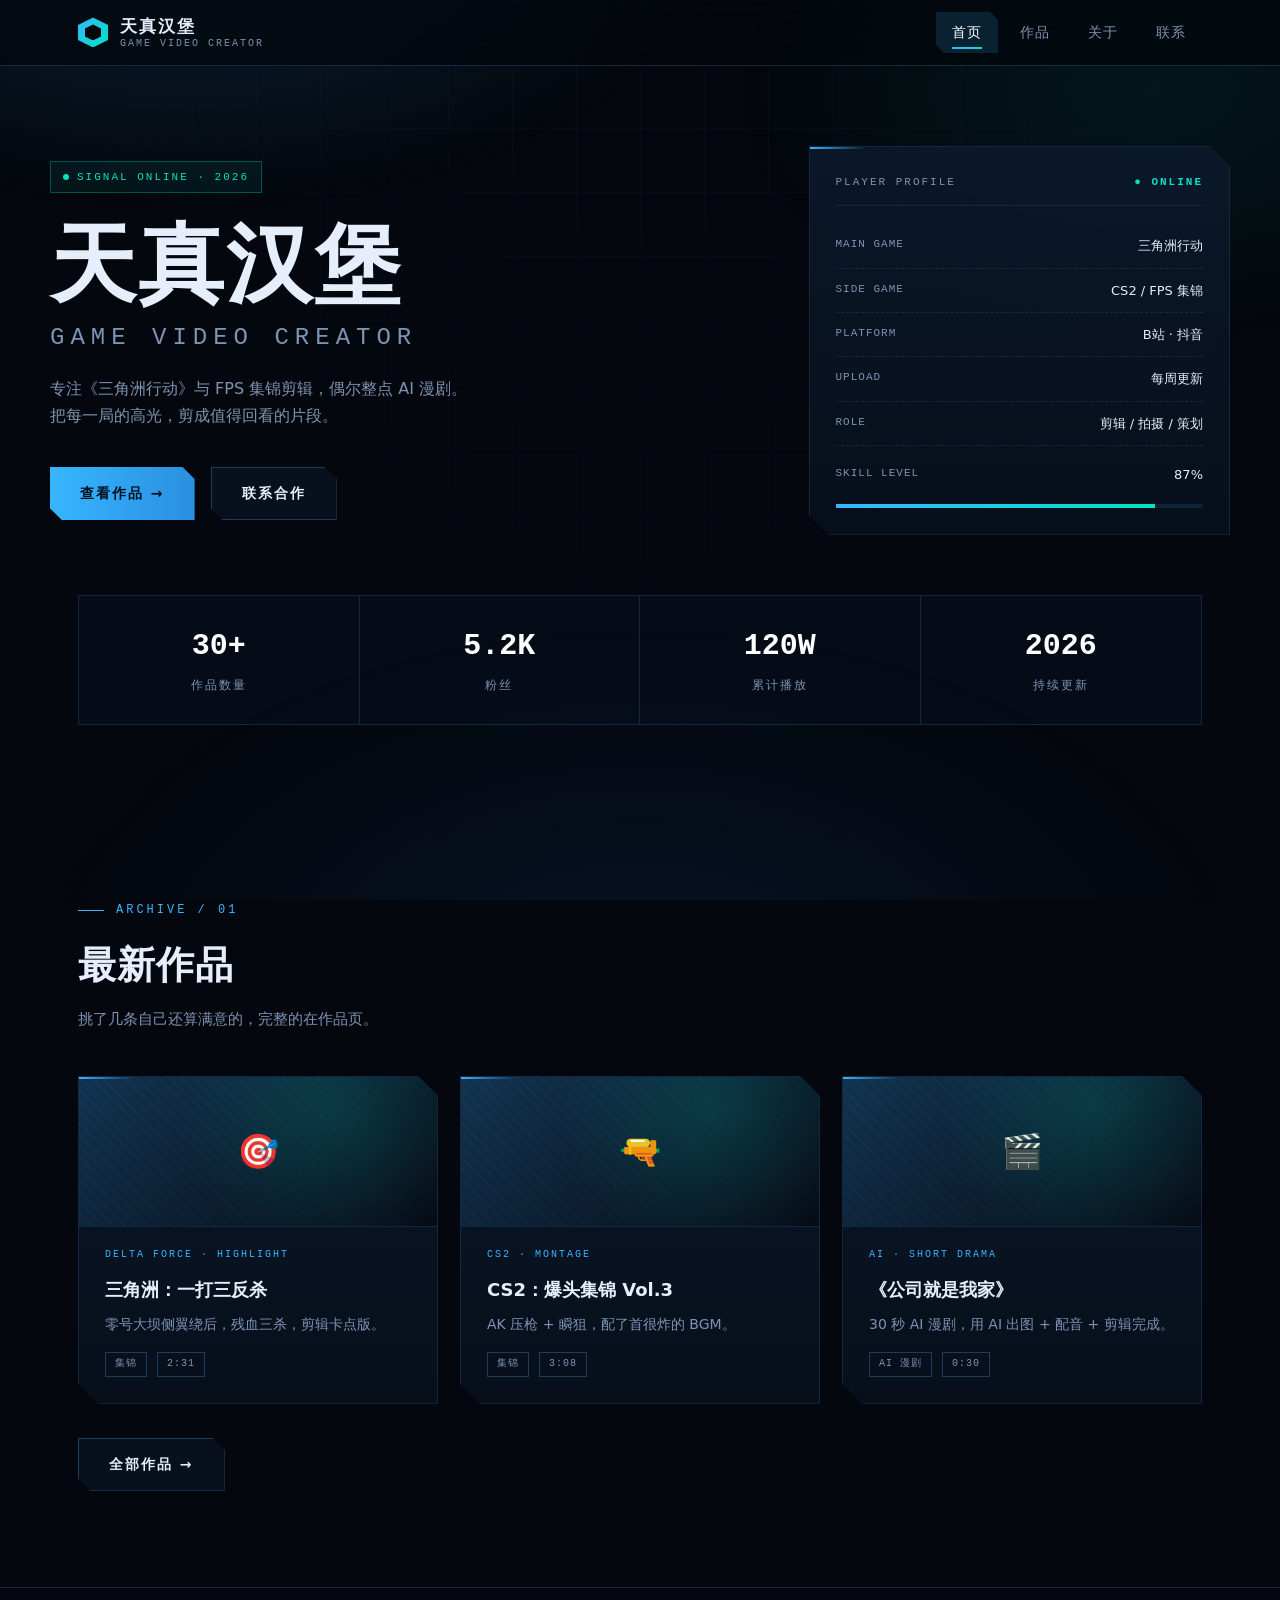
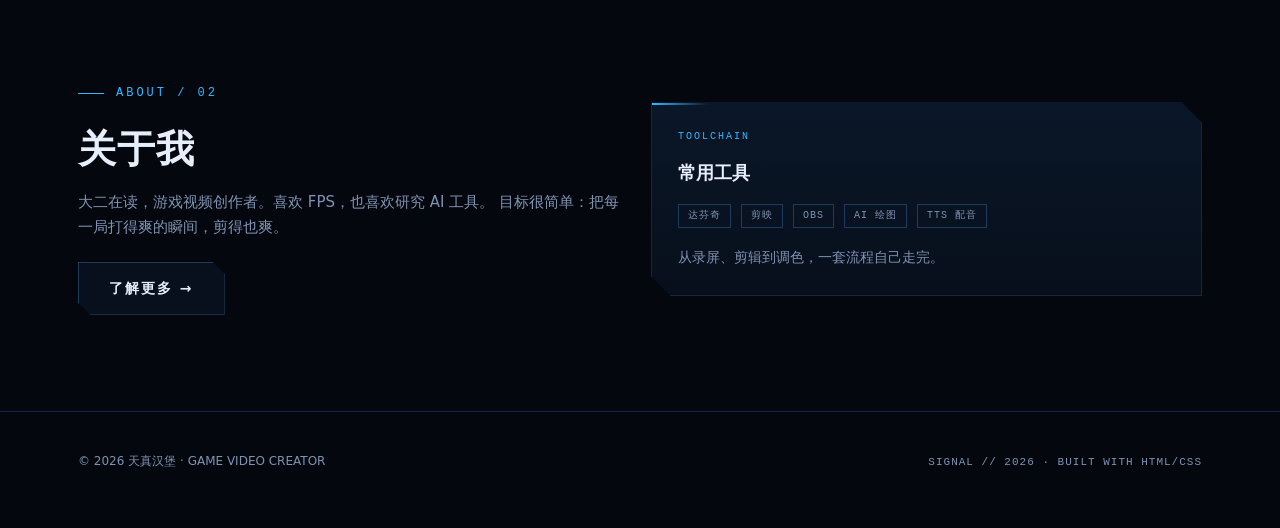
<file: index.html>
<!DOCTYPE html>
<html lang="zh-CN">
<head>
<meta charset="UTF-8">
<meta name="viewport" content="width=device-width, initial-scale=1.0">
<title>天真汉堡 · 游戏视频创作者</title>
<link rel="stylesheet" href="style.css">
</head>
<body>

<nav>
  <div class="wrap nav-in">
    <a class="brand" href="index.html">
      <span class="mark"></span>
      <span><b>天真汉堡</b><small>GAME VIDEO CREATOR</small></span>
    </a>
    <div class="links" id="links">
      <a href="index.html" class="on">首页</a>
      <a href="works.html">作品</a>
      <a href="about.html">关于</a>
      <a href="contact.html">联系</a>
    </div>
    <button class="menu-btn" id="menuBtn">☰</button>
  </div>
</nav>

<main>
  <!-- ================= HERO ================= -->
  <section class="hero wrap" style="padding-top:80px;padding-bottom:60px;min-height:auto">
    <div class="reveal">
      <div class="tag"><i></i>SIGNAL ONLINE · 2026</div>
      <h1>天真汉堡
        <span class="thin">GAME VIDEO CREATOR</span>
      </h1>
      <p class="lead">
        专注《三角洲行动》与 FPS 集锦剪辑，偶尔整点 AI 漫剧。<br>
        把每一局的高光，剪成值得回看的片段。
      </p>
      <div class="cta">
        <a class="btn btn-solid" href="works.html">查看作品 →</a>
        <a class="btn btn-ghost" href="contact.html">联系合作</a>
      </div>
    </div>

    <div class="panel hud reveal">
      <div class="hud-head"><span>PLAYER PROFILE</span><b>● ONLINE</b></div>
      <div class="row"><span>MAIN GAME</span><span>三角洲行动</span></div>
      <div class="row"><span>SIDE GAME</span><span>CS2 / FPS 集锦</span></div>
      <div class="row"><span>PLATFORM</span><span>B站 · 抖音</span></div>
      <div class="row"><span>UPLOAD</span><span>每周更新</span></div>
      <div class="row"><span>ROLE</span><span>剪辑 / 拍摄 / 策划</span></div>
      <div style="margin-top:18px">
        <div class="row" style="border:0;padding:0 0 8px"><span>SKILL LEVEL</span><span>87%</span></div>
        <div class="bar"><i style="width:87%"></i></div>
      </div>
    </div>
  </section>

  <!-- ================= 数据 ================= -->
  <section style="padding:0 0 80px">
    <div class="wrap">
      <div class="stats reveal">
        <div><b>30+</b><span>作品数量</span></div>
        <div><b>5.2K</b><span>粉丝</span></div>
        <div><b>120W</b><span>累计播放</span></div>
        <div><b>2026</b><span>持续更新</span></div>
      </div>
    </div>
  </section>

  <!-- ================= 最新作品 ================= -->
  <section>
    <div class="wrap">
      <div class="reveal">
        <div class="eyebrow">ARCHIVE / 01</div>
        <h2 class="sec">最新作品</h2>
        <p class="sec-sub">挑了几条自己还算满意的，完整的在作品页。</p>
      </div>
      <div class="grid g3">
        <div class="panel card reveal">
          <div class="thumb">🎯</div>
          <div class="k">DELTA FORCE · HIGHLIGHT</div>
          <h3>三角洲：一打三反杀</h3>
          <p>零号大坝侧翼绕后，残血三杀，剪辑卡点版。</p>
          <div class="meta"><span class="chip">集锦</span><span class="chip">2:31</span></div>
        </div>
        <div class="panel card reveal">
          <div class="thumb">🔫</div>
          <div class="k">CS2 · MONTAGE</div>
          <h3>CS2：爆头集锦 Vol.3</h3>
          <p>AK 压枪 + 瞬狙，配了首很炸的 BGM。</p>
          <div class="meta"><span class="chip">集锦</span><span class="chip">3:08</span></div>
        </div>
        <div class="panel card reveal">
          <div class="thumb">🎬</div>
          <div class="k">AI · SHORT DRAMA</div>
          <h3>《公司就是我家》</h3>
          <p>30 秒 AI 漫剧，用 AI 出图 + 配音 + 剪辑完成。</p>
          <div class="meta"><span class="chip">AI 漫剧</span><span class="chip">0:30</span></div>
        </div>
      </div>
      <div style="margin-top:34px" class="reveal">
        <a class="btn btn-ghost" href="works.html">全部作品 →</a>
      </div>
    </div>
  </section>

  <!-- ================= 简介 ================= -->
  <section style="border-top:1px solid var(--line)">
    <div class="wrap grid g2" style="align-items:center">
      <div class="reveal">
        <div class="eyebrow">ABOUT / 02</div>
        <h2 class="sec">关于我</h2>
        <p class="sec-sub" style="margin-bottom:22px">
          大二在读，游戏视频创作者。喜欢 FPS，也喜欢研究 AI 工具。
          目标很简单：把每一局打得爽的瞬间，剪得也爽。
        </p>
        <a class="btn btn-ghost" href="about.html">了解更多 →</a>
      </div>
      <div class="panel card reveal">
        <div class="k">TOOLCHAIN</div>
        <h3>常用工具</h3>
        <div class="meta" style="margin-top:16px">
          <span class="chip">达芬奇</span>
          <span class="chip">剪映</span>
          <span class="chip">OBS</span>
          <span class="chip">AI 绘图</span>
          <span class="chip">TTS 配音</span>
        </div>
        <p style="margin-top:18px">从录屏、剪辑到调色，一套流程自己走完。</p>
      </div>
    </div>
  </section>
</main>

<footer>
  <div class="wrap foot-in">
    <div>© <span id="year"></span> 天真汉堡 · GAME VIDEO CREATOR</div>
    <div class="mono">SIGNAL // 2026 · BUILT WITH HTML/CSS</div>
  </div>
</footer>

<script src="script.js"></script>
</body>
</html>
</file>
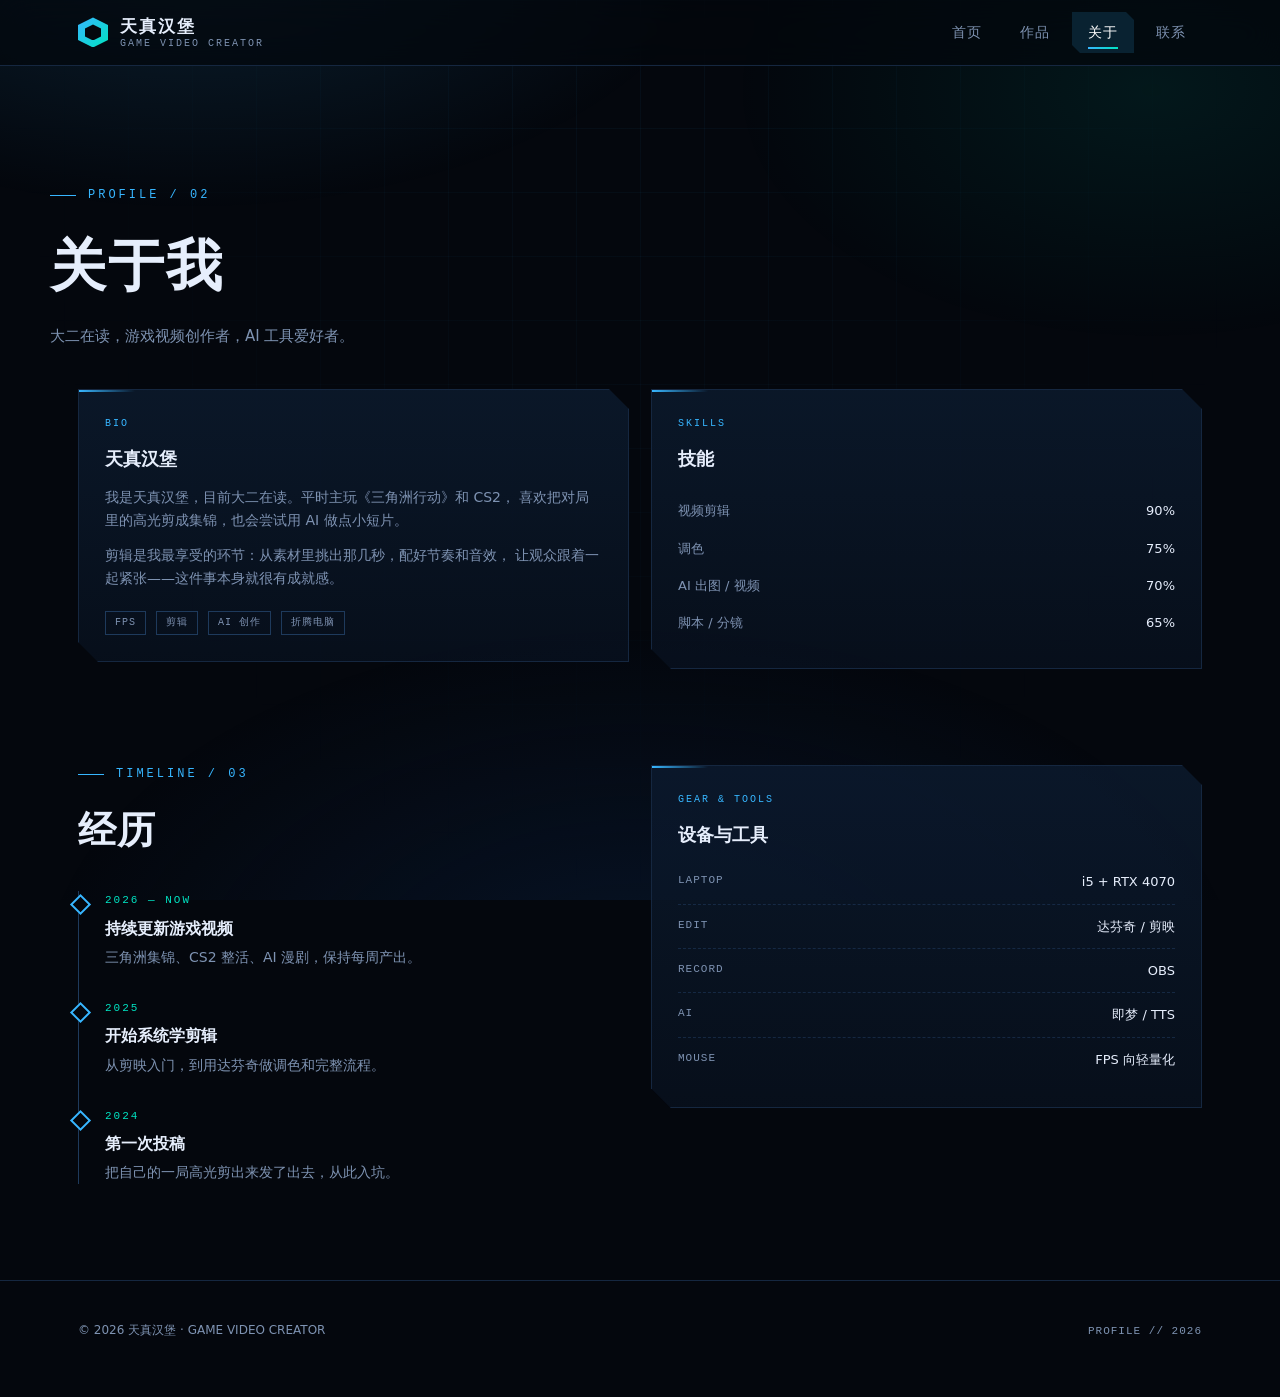
<file: about.html>
<!DOCTYPE html>
<html lang="zh-CN">
<head>
<meta charset="UTF-8">
<meta name="viewport" content="width=device-width, initial-scale=1.0">
<title>关于 · 天真汉堡</title>
<link rel="stylesheet" href="style.css">
</head>
<body>

<nav>
  <div class="wrap nav-in">
    <a class="brand" href="index.html">
      <span class="mark"></span>
      <span><b>天真汉堡</b><small>GAME VIDEO CREATOR</small></span>
    </a>
    <div class="links" id="links">
      <a href="index.html">首页</a>
      <a href="works.html">作品</a>
      <a href="about.html" class="on">关于</a>
      <a href="contact.html">联系</a>
    </div>
    <button class="menu-btn" id="menuBtn">☰</button>
  </div>
</nav>

<main>
  <section class="page-head wrap" style="padding-bottom:10px">
    <div class="eyebrow">PROFILE / 02</div>
    <h1>关于我</h1>
    <p class="sub">大二在读，游戏视频创作者，AI 工具爱好者。</p>
  </section>

  <section style="padding-top:30px">
    <div class="wrap grid g2" style="align-items:start">
      <div class="panel card reveal">
        <div class="k">BIO</div>
        <h3 style="margin-bottom:12px">天真汉堡</h3>
        <p>
          我是天真汉堡，目前大二在读。平时主玩《三角洲行动》和 CS2，
          喜欢把对局里的高光剪成集锦，也会尝试用 AI 做点小短片。
        </p>
        <p style="margin-top:12px">
          剪辑是我最享受的环节：从素材里挑出那几秒，配好节奏和音效，
          让观众跟着一起紧张——这件事本身就很有成就感。
        </p>
        <div class="meta" style="margin-top:20px">
          <span class="chip">FPS</span>
          <span class="chip">剪辑</span>
          <span class="chip">AI 创作</span>
          <span class="chip">折腾电脑</span>
        </div>
      </div>

      <div class="panel card reveal">
        <div class="k">SKILLS</div>
        <h3>技能</h3>
        <div style="margin-top:18px">
          <div class="row" style="display:flex;justify-content:space-between;font-size:13px;padding:8px 0">
            <span style="color:var(--muted)">视频剪辑</span><span>90%</span>
          </div>
          <div class="bar"><i style="width:90%"></i></div>

          <div class="row" style="display:flex;justify-content:space-between;font-size:13px;padding:8px 0">
            <span style="color:var(--muted)">调色</span><span>75%</span>
          </div>
          <div class="bar"><i style="width:75%"></i></div>

          <div class="row" style="display:flex;justify-content:space-between;font-size:13px;padding:8px 0">
            <span style="color:var(--muted)">AI 出图 / 视频</span><span>70%</span>
          </div>
          <div class="bar"><i style="width:70%"></i></div>

          <div class="row" style="display:flex;justify-content:space-between;font-size:13px;padding:8px 0">
            <span style="color:var(--muted)">脚本 / 分镜</span><span>65%</span>
          </div>
          <div class="bar"><i style="width:65%"></i></div>
        </div>
      </div>
    </div>
  </section>

  <section style="padding-top:0">
    <div class="wrap grid g2" style="align-items:start">
      <div class="reveal">
        <div class="eyebrow">TIMELINE / 03</div>
        <h2 class="sec">经历</h2>
        <div class="tl" style="margin-top:30px">
          <div class="item">
            <div class="t">2026 — NOW</div>
            <h4>持续更新游戏视频</h4>
            <p>三角洲集锦、CS2 整活、AI 漫剧，保持每周产出。</p>
          </div>
          <div class="item">
            <div class="t">2025</div>
            <h4>开始系统学剪辑</h4>
            <p>从剪映入门，到用达芬奇做调色和完整流程。</p>
          </div>
          <div class="item">
            <div class="t">2024</div>
            <h4>第一次投稿</h4>
            <p>把自己的一局高光剪出来发了出去，从此入坑。</p>
          </div>
        </div>
      </div>

      <div class="panel card reveal">
        <div class="k">GEAR &amp; TOOLS</div>
        <h3>设备与工具</h3>
        <div class="hud" style="background:none;border:0;padding:0;margin-top:10px">
          <div class="row"><span>LAPTOP</span><span>i5 + RTX 4070</span></div>
          <div class="row"><span>EDIT</span><span>达芬奇 / 剪映</span></div>
          <div class="row"><span>RECORD</span><span>OBS</span></div>
          <div class="row"><span>AI</span><span>即梦 / TTS</span></div>
          <div class="row"><span>MOUSE</span><span>FPS 向轻量化</span></div>
        </div>
      </div>
    </div>
  </section>
</main>

<footer>
  <div class="wrap foot-in">
    <div>© <span id="year"></span> 天真汉堡 · GAME VIDEO CREATOR</div>
    <div class="mono">PROFILE // 2026</div>
  </div>
</footer>

<script src="script.js"></script>
</body>
</html>
</file>
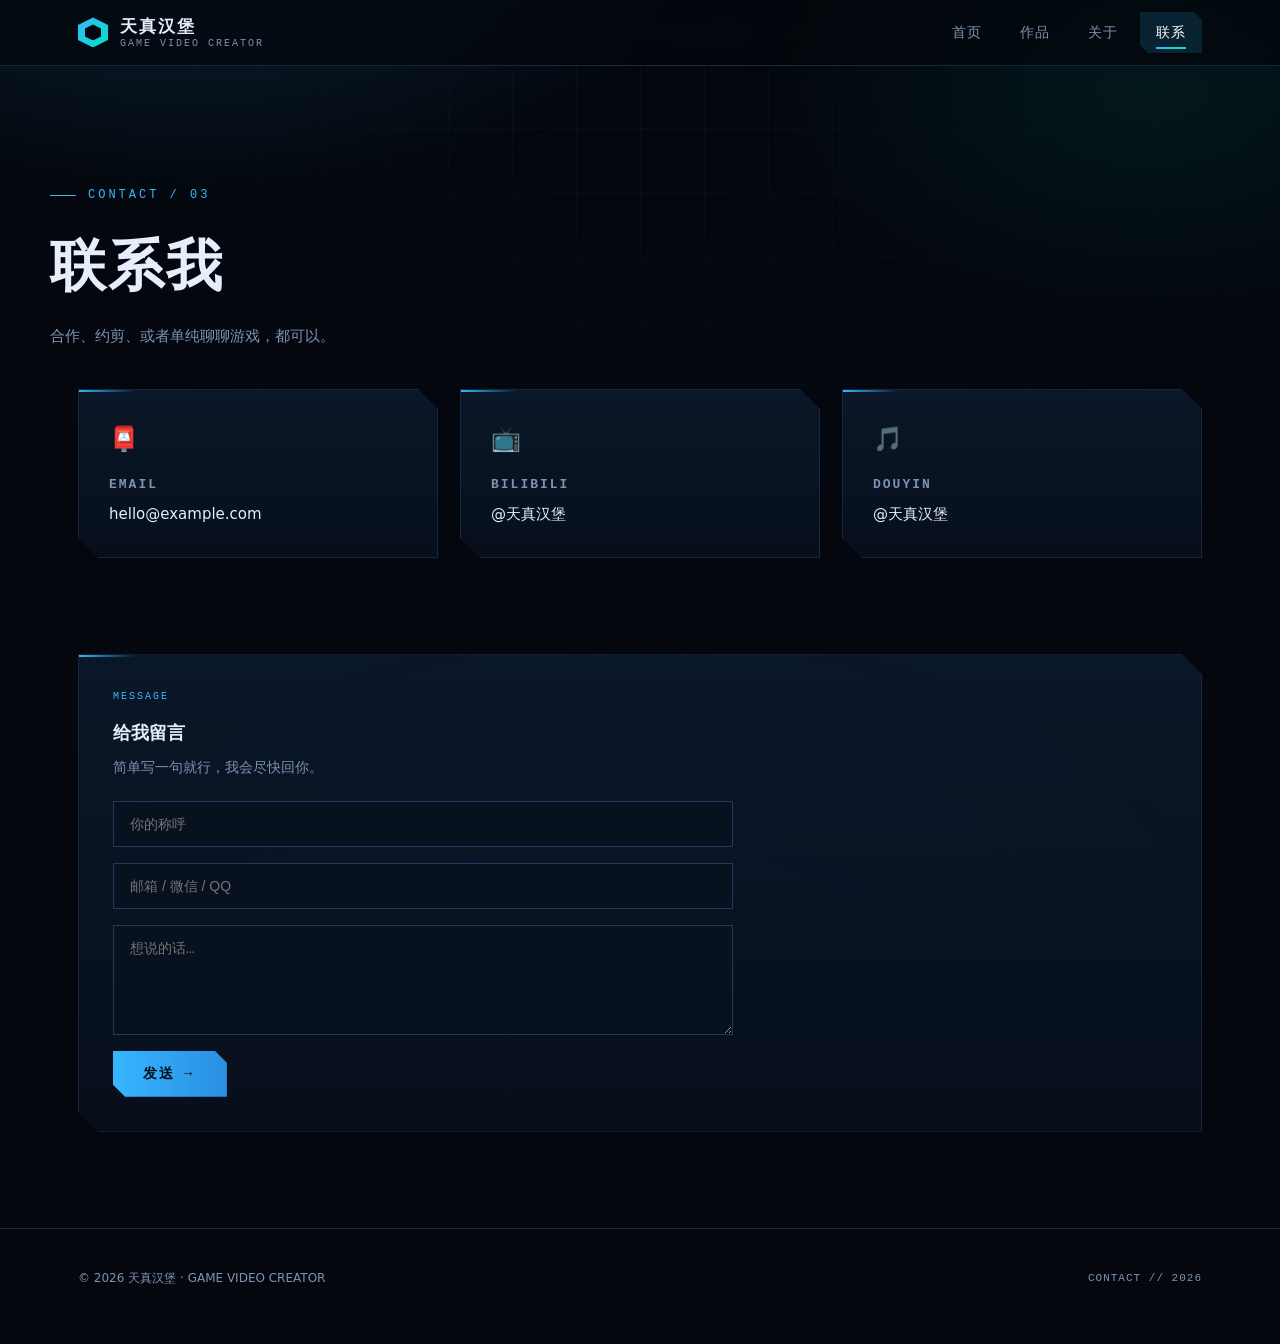
<file: contact.html>
<!DOCTYPE html>
<html lang="zh-CN">
<head>
<meta charset="UTF-8">
<meta name="viewport" content="width=device-width, initial-scale=1.0">
<title>联系 · 天真汉堡</title>
<link rel="stylesheet" href="style.css">
</head>
<body>

<nav>
  <div class="wrap nav-in">
    <a class="brand" href="index.html">
      <span class="mark"></span>
      <span><b>天真汉堡</b><small>GAME VIDEO CREATOR</small></span>
    </a>
    <div class="links" id="links">
      <a href="index.html">首页</a>
      <a href="works.html">作品</a>
      <a href="about.html">关于</a>
      <a href="contact.html" class="on">联系</a>
    </div>
    <button class="menu-btn" id="menuBtn">☰</button>
  </div>
</nav>

<main>
  <section class="page-head wrap" style="padding-bottom:10px">
    <div class="eyebrow">CONTACT / 03</div>
    <h1>联系我</h1>
    <p class="sub">合作、约剪、或者单纯聊聊游戏，都可以。</p>
  </section>

  <section style="padding-top:30px">
    <div class="wrap contact-grid">
      <div class="panel contact-card reveal">
        <div class="ico">📮</div>
        <b>EMAIL</b>
        <a href="mailto:hello@example.com">hello@example.com</a>
      </div>
      <div class="panel contact-card reveal">
        <div class="ico">📺</div>
        <b>BILIBILI</b>
        <a href="#" target="_blank">@天真汉堡</a>
      </div>
      <div class="panel contact-card reveal">
        <div class="ico">🎵</div>
        <b>DOUYIN</b>
        <a href="#" target="_blank">@天真汉堡</a>
      </div>
    </div>
  </section>

  <section style="padding-top:0">
    <div class="wrap">
      <div class="panel card reveal" style="padding:34px">
        <div class="k">MESSAGE</div>
        <h3 style="margin-bottom:8px">给我留言</h3>
        <p style="margin-bottom:22px">简单写一句就行，我会尽快回你。</p>
        <form action="mailto:hello@example.com" method="post" enctype="text/plain"
              style="display:grid;gap:16px;max-width:620px">
          <input name="name" placeholder="你的称呼"
            style="background:#07111f;border:1px solid var(--line2);color:var(--txt);padding:14px 16px;font-size:14px;outline:none">
          <input name="contact" placeholder="邮箱 / 微信 / QQ"
            style="background:#07111f;border:1px solid var(--line2);color:var(--txt);padding:14px 16px;font-size:14px;outline:none">
          <textarea name="message" rows="5" placeholder="想说的话…"
            style="background:#07111f;border:1px solid var(--line2);color:var(--txt);padding:14px 16px;font-size:14px;outline:none;resize:vertical"></textarea>
          <button class="btn btn-solid" type="submit" style="border:0;cursor:pointer;justify-self:start">发送 →</button>
        </form>
      </div>
    </div>
  </section>
</main>

<footer>
  <div class="wrap foot-in">
    <div>© <span id="year"></span> 天真汉堡 · GAME VIDEO CREATOR</div>
    <div class="mono">CONTACT // 2026</div>
  </div>
</footer>

<script src="script.js"></script>
</body>
</html>
</file>
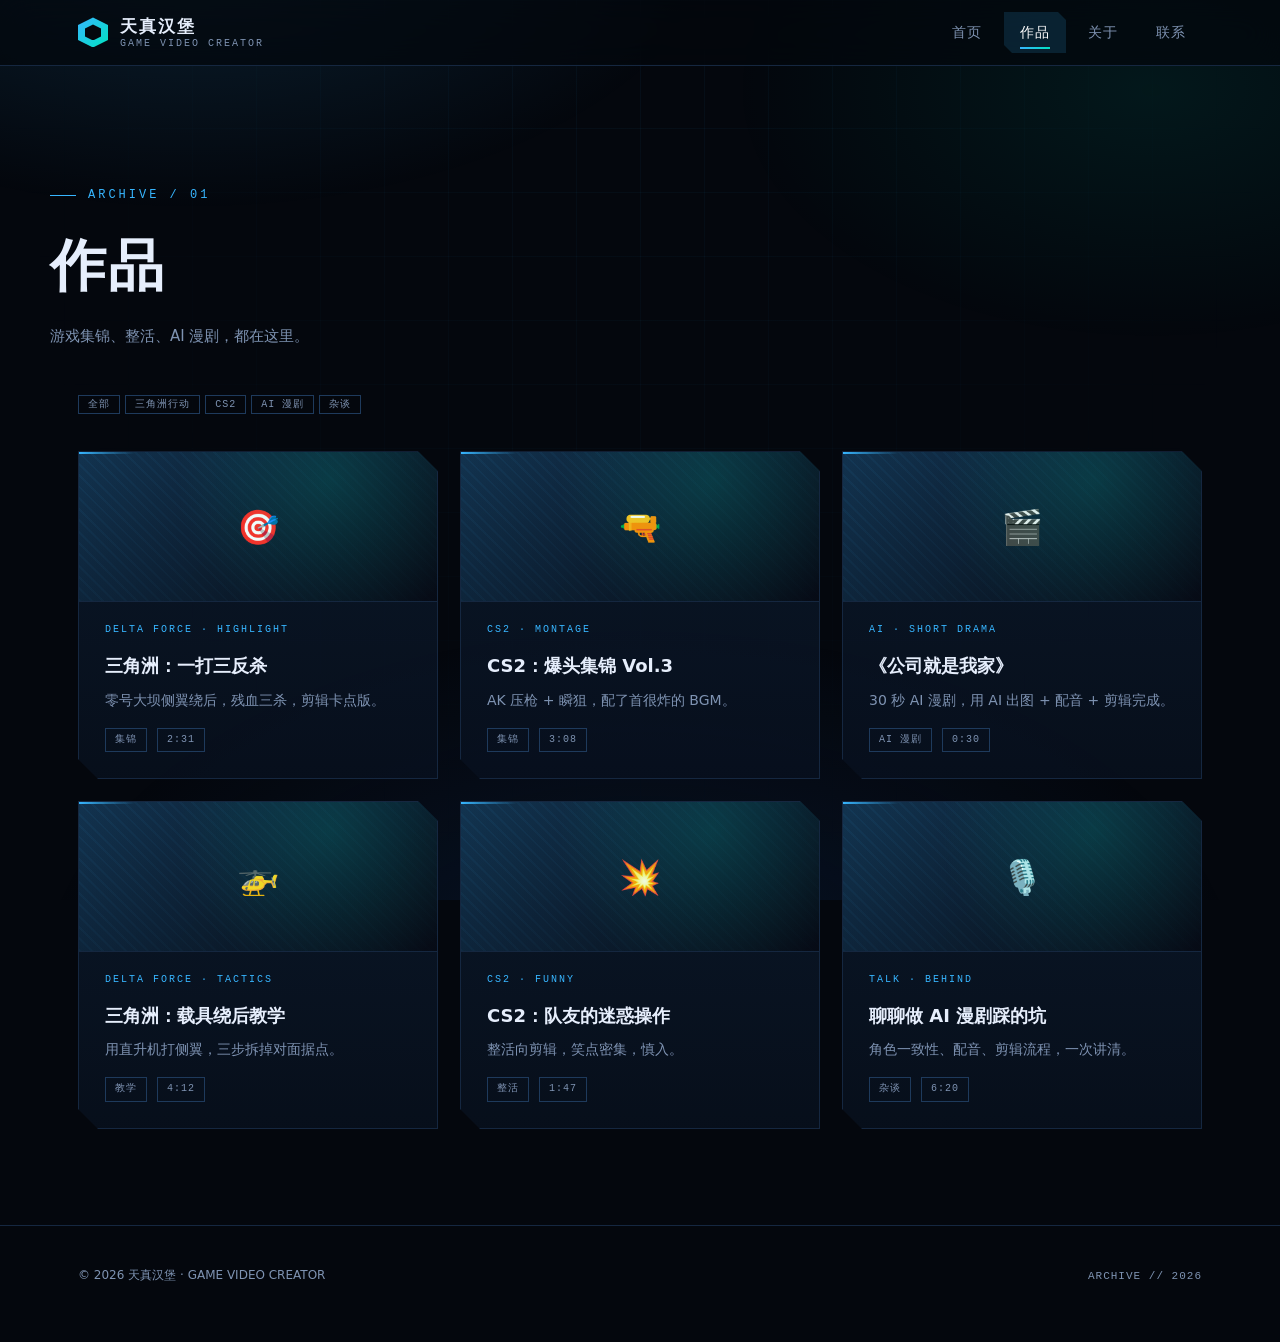
<file: works.html>
<!DOCTYPE html>
<html lang="zh-CN">
<head>
<meta charset="UTF-8">
<meta name="viewport" content="width=device-width, initial-scale=1.0">
<title>作品 · 天真汉堡</title>
<link rel="stylesheet" href="style.css">
</head>
<body>

<nav>
  <div class="wrap nav-in">
    <a class="brand" href="index.html">
      <span class="mark"></span>
      <span><b>天真汉堡</b><small>GAME VIDEO CREATOR</small></span>
    </a>
    <div class="links" id="links">
      <a href="index.html">首页</a>
      <a href="works.html" class="on">作品</a>
      <a href="about.html">关于</a>
      <a href="contact.html">联系</a>
    </div>
    <button class="menu-btn" id="menuBtn">☰</button>
  </div>
</nav>

<main>
  <section class="page-head wrap" style="padding-bottom:10px">
    <div class="eyebrow">ARCHIVE / 01</div>
    <h1>作品</h1>
    <p class="sub">游戏集锦、整活、AI 漫剧，都在这里。</p>
  </section>

  <section style="padding-top:30px">
    <div class="wrap">
      <div class="meta reveal" style="margin-bottom:36px">
        <span class="chip">全部</span>
        <span class="chip">三角洲行动</span>
        <span class="chip">CS2</span>
        <span class="chip">AI 漫剧</span>
        <span class="chip">杂谈</span>
      </div>

      <div class="grid g3">
        <div class="panel card reveal">
          <div class="thumb">🎯</div>
          <div class="k">DELTA FORCE · HIGHLIGHT</div>
          <h3>三角洲：一打三反杀</h3>
          <p>零号大坝侧翼绕后，残血三杀，剪辑卡点版。</p>
          <div class="meta"><span class="chip">集锦</span><span class="chip">2:31</span></div>
        </div>
        <div class="panel card reveal">
          <div class="thumb">🔫</div>
          <div class="k">CS2 · MONTAGE</div>
          <h3>CS2：爆头集锦 Vol.3</h3>
          <p>AK 压枪 + 瞬狙，配了首很炸的 BGM。</p>
          <div class="meta"><span class="chip">集锦</span><span class="chip">3:08</span></div>
        </div>
        <div class="panel card reveal">
          <div class="thumb">🎬</div>
          <div class="k">AI · SHORT DRAMA</div>
          <h3>《公司就是我家》</h3>
          <p>30 秒 AI 漫剧，用 AI 出图 + 配音 + 剪辑完成。</p>
          <div class="meta"><span class="chip">AI 漫剧</span><span class="chip">0:30</span></div>
        </div>
        <div class="panel card reveal">
          <div class="thumb">🚁</div>
          <div class="k">DELTA FORCE · TACTICS</div>
          <h3>三角洲：载具绕后教学</h3>
          <p>用直升机打侧翼，三步拆掉对面据点。</p>
          <div class="meta"><span class="chip">教学</span><span class="chip">4:12</span></div>
        </div>
        <div class="panel card reveal">
          <div class="thumb">💥</div>
          <div class="k">CS2 · FUNNY</div>
          <h3>CS2：队友的迷惑操作</h3>
          <p>整活向剪辑，笑点密集，慎入。</p>
          <div class="meta"><span class="chip">整活</span><span class="chip">1:47</span></div>
        </div>
        <div class="panel card reveal">
          <div class="thumb">🎙️</div>
          <div class="k">TALK · BEHIND</div>
          <h3>聊聊做 AI 漫剧踩的坑</h3>
          <p>角色一致性、配音、剪辑流程，一次讲清。</p>
          <div class="meta"><span class="chip">杂谈</span><span class="chip">6:20</span></div>
        </div>
      </div>
    </div>
  </section>
</main>

<footer>
  <div class="wrap foot-in">
    <div>© <span id="year"></span> 天真汉堡 · GAME VIDEO CREATOR</div>
    <div class="mono">ARCHIVE // 2026</div>
  </div>
</footer>

<script src="script.js"></script>
</body>
</html>
</file>
<file: style.css>
/* ==========================================================
   天真汉堡 · 个人站
   简约科技 / 深蓝黑 / 战术 HUD 风格
   ========================================================== */
:root{
  --bg:#04070d;
  --bg2:#070d18;
  --panel:#0a1424;
  --panel2:#0c1a2e;
  --line:#152740;
  --line2:#1e3a5c;
  --txt:#e6eefc;
  --muted:#7e93b2;
  --accent:#37b6ff;
  --accent2:#00e3c2;
  --warn:#ffb547;
  --mono:"Cascadia Mono","Consolas","JetBrains Mono",monospace;
}
*{margin:0;padding:0;box-sizing:border-box}
html{scroll-behavior:smooth}
body{
  font-family:"Microsoft YaHei","PingFang SC",system-ui,sans-serif;
  background:var(--bg);
  color:var(--txt);
  line-height:1.65;
  overflow-x:hidden;
  -webkit-font-smoothing:antialiased;
}
/* ---------- 背景网格 + 光晕 ---------- */
body::before{
  content:"";position:fixed;inset:0;z-index:-2;pointer-events:none;
  background-image:
    linear-gradient(rgba(55,182,255,.05) 1px,transparent 1px),
    linear-gradient(90deg,rgba(55,182,255,.05) 1px,transparent 1px);
  background-size:64px 64px;
  mask-image:radial-gradient(ellipse at 50% 0%,#000 0%,transparent 72%);
}
body::after{
  content:"";position:fixed;inset:0;z-index:-1;pointer-events:none;
  background:
    radial-gradient(900px 500px at 15% -10%,rgba(55,182,255,.16),transparent 60%),
    radial-gradient(700px 420px at 90% 10%,rgba(0,227,194,.08),transparent 60%),
    radial-gradient(1000px 600px at 50% 110%,rgba(10,30,60,.55),transparent 60%);
}
a{color:inherit;text-decoration:none}
.wrap{max-width:1180px;margin:0 auto;padding:0 28px}

/* ---------- 顶部导航 ---------- */
nav{
  position:fixed;top:0;left:0;right:0;z-index:50;height:66px;
  background:rgba(4,7,13,.72);
  backdrop-filter:blur(16px);
  border-bottom:1px solid var(--line);
}
.nav-in{height:100%;display:flex;align-items:center;justify-content:space-between}
.brand{display:flex;align-items:center;gap:12px}
.brand .mark{
  width:30px;height:30px;position:relative;flex:0 0 auto;
  background:linear-gradient(135deg,var(--accent),var(--accent2));
  clip-path:polygon(50% 0,100% 25%,100% 75%,50% 100%,0 75%,0 25%);
}
.brand .mark::after{
  content:"";position:absolute;inset:7px;background:var(--bg);
  clip-path:polygon(50% 0,100% 25%,100% 75%,50% 100%,0 75%,0 25%);
}
.brand b{font-size:17px;letter-spacing:2px}
.brand small{font-family:var(--mono);font-size:10px;color:var(--muted);letter-spacing:2px;display:block;margin-top:-4px}
.links{display:flex;align-items:center;gap:6px}
.links a{
  position:relative;padding:9px 16px;font-size:14px;color:var(--muted);
  letter-spacing:1px;transition:.2s;
  clip-path:polygon(0 0,calc(100% - 8px) 0,100% 8px,100% 100%,8px 100%,0 calc(100% - 8px));
}
.links a:hover{color:var(--txt);background:rgba(55,182,255,.08)}
.links a.on{color:#fff;background:rgba(55,182,255,.14)}
.links a.on::after{
  content:"";position:absolute;left:16px;right:16px;bottom:4px;height:2px;
  background:linear-gradient(90deg,var(--accent),var(--accent2));
}
.menu-btn{display:none;background:none;border:1px solid var(--line2);color:var(--txt);padding:8px 12px;font-size:18px}

/* ---------- 通用 ---------- */
main{padding-top:66px}
section{padding:96px 0}
.eyebrow{
  font-family:var(--mono);font-size:12px;letter-spacing:3px;color:var(--accent);
  display:flex;align-items:center;gap:12px;margin-bottom:14px;
}
.eyebrow::before{content:"";width:26px;height:1px;background:var(--accent)}
h2.sec{font-size:clamp(26px,3.6vw,38px);font-weight:800;letter-spacing:1px;margin-bottom:10px}
.sec-sub{color:var(--muted);font-size:15px;margin-bottom:44px;max-width:640px}

.panel{
  position:relative;background:linear-gradient(180deg,rgba(12,26,46,.85),rgba(8,16,30,.85));
  border:1px solid var(--line);
  clip-path:polygon(0 0,calc(100% - 20px) 0,100% 20px,100% 100%,20px 100%,0 calc(100% - 20px));
}
.panel::before{
  content:"";position:absolute;left:0;top:0;width:56px;height:2px;
  background:linear-gradient(90deg,var(--accent),transparent);
}
.panel:hover{border-color:var(--line2)}

/* ---------- 首页 Hero ---------- */
.hero{
  min-height:calc(100vh - 66px);display:grid;grid-template-columns:1.25fr .75fr;
  gap:56px;align-items:center;padding:70px 0 90px;
}
.hero .tag{
  display:inline-flex;align-items:center;gap:8px;font-family:var(--mono);
  font-size:11px;letter-spacing:2px;color:var(--accent2);
  border:1px solid rgba(0,227,194,.3);padding:6px 12px;margin-bottom:26px;
  background:rgba(0,227,194,.06);
}
.hero .tag i{width:6px;height:6px;background:var(--accent2);border-radius:50%;animation:blink 1.6s infinite}
@keyframes blink{0%,100%{opacity:1}50%{opacity:.25}}
.hero h1{
  font-size:clamp(42px,7vw,86px);line-height:1.05;font-weight:900;letter-spacing:2px;
}
.hero h1 .thin{
  display:block;font-size:clamp(16px,2.4vw,24px);font-weight:400;letter-spacing:6px;
  color:var(--muted);margin-top:16px;font-family:var(--mono);
}
.hero p.lead{color:var(--muted);font-size:16px;margin-top:26px;max-width:520px}
.hero .cta{display:flex;gap:16px;margin-top:38px;flex-wrap:wrap}

.btn{
  display:inline-flex;align-items:center;gap:10px;padding:14px 30px;font-size:14px;
  letter-spacing:2px;font-weight:700;transition:.22s;position:relative;
  clip-path:polygon(0 0,calc(100% - 12px) 0,100% 12px,100% 100%,12px 100%,0 calc(100% - 12px));
}
.btn-solid{background:linear-gradient(90deg,var(--accent),#2a8fe0);color:#02101c}
.btn-solid:hover{filter:brightness(1.12);transform:translateY(-2px)}
.btn-ghost{border:1px solid var(--line2);color:var(--txt);background:rgba(12,26,46,.5)}
.btn-ghost:hover{border-color:var(--accent);color:var(--accent)}

/* 右侧战术面板 */
.hud{padding:26px}
.hud .hud-head{display:flex;justify-content:space-between;align-items:center;
  font-family:var(--mono);font-size:11px;letter-spacing:2px;color:var(--muted);
  border-bottom:1px solid var(--line);padding-bottom:14px;margin-bottom:18px}
.hud .hud-head b{color:var(--accent2)}
.hud .row{display:flex;justify-content:space-between;padding:11px 0;border-bottom:1px dashed rgba(30,58,92,.6);font-size:13px}
.hud .row:last-child{border-bottom:0}
.hud .row span:first-child{color:var(--muted);font-family:var(--mono);font-size:11px;letter-spacing:1px}
.hud .row span:last-child{color:var(--txt)}
.hud .bar{height:4px;background:rgba(55,182,255,.12);margin-top:10px;position:relative;overflow:hidden}
.hud .bar i{position:absolute;inset:0 auto 0 0;background:linear-gradient(90deg,var(--accent),var(--accent2))}

/* ---------- 数据条 ---------- */
.stats{display:grid;grid-template-columns:repeat(4,1fr);border:1px solid var(--line);background:rgba(8,16,30,.6)}
.stats div{padding:26px 24px;border-right:1px solid var(--line);text-align:center}
.stats div:last-child{border-right:0}
.stats b{display:block;font-size:30px;font-weight:900;font-family:var(--mono);color:#fff}
.stats span{font-size:12px;color:var(--muted);letter-spacing:2px}

/* ---------- 卡片网格 ---------- */
.grid{display:grid;gap:22px}
.g3{grid-template-columns:repeat(3,1fr)}
.g2{grid-template-columns:repeat(2,1fr)}
.card{padding:26px;transition:.25s;cursor:default}
.card:hover{transform:translateY(-4px);border-color:rgba(55,182,255,.45);box-shadow:0 18px 50px rgba(0,30,60,.45)}
.card .k{font-family:var(--mono);font-size:10px;letter-spacing:2px;color:var(--accent);margin-bottom:12px}
.card h3{font-size:18px;margin-bottom:8px}
.card p{color:var(--muted);font-size:14px}
.card .meta{margin-top:16px;display:flex;gap:10px;flex-wrap:wrap}
.chip{font-family:var(--mono);font-size:10px;letter-spacing:1px;color:var(--muted);
  border:1px solid var(--line2);padding:3px 9px}

/* 缩略图占位 */
.thumb{
  height:150px;margin:-26px -26px 20px;position:relative;overflow:hidden;
  background:
    linear-gradient(135deg,rgba(55,182,255,.18),rgba(6,10,20,.9)),
    repeating-linear-gradient(45deg,rgba(55,182,255,.05) 0 2px,transparent 2px 8px);
  display:flex;align-items:center;justify-content:center;font-size:34px;
  border-bottom:1px solid var(--line);
}
.thumb::after{
  content:"";position:absolute;inset:0;
  background:radial-gradient(circle at 70% 20%,rgba(0,227,194,.15),transparent 55%);
}

/* ---------- 页脚 ---------- */
footer{border-top:1px solid var(--line);padding:40px 0 56px;color:var(--muted);font-size:12px}
.foot-in{display:flex;justify-content:space-between;align-items:center;gap:16px;flex-wrap:wrap}
.foot-in .mono{font-family:var(--mono);letter-spacing:1px;font-size:11px}

/* ---------- 内页头 ---------- */
.page-head{padding:120px 0 30px}
.page-head h1{font-size:clamp(34px,5vw,56px);font-weight:900;letter-spacing:2px}
.page-head .sub{color:var(--muted);margin-top:12px;font-size:15px}

/* ---------- 时间线 ---------- */
.tl{border-left:1px solid var(--line2);padding-left:26px;display:grid;gap:30px}
.tl .item{position:relative}
.tl .item::before{content:"";position:absolute;left:-32px;top:6px;width:11px;height:11px;
  background:var(--bg);border:2px solid var(--accent);transform:rotate(45deg)}
.tl .item .t{font-family:var(--mono);font-size:11px;letter-spacing:2px;color:var(--accent2)}
.tl .item h4{margin:6px 0 4px;font-size:16px}
.tl .item p{color:var(--muted);font-size:14px}

/* ---------- 联系 ---------- */
.contact-grid{display:grid;grid-template-columns:repeat(3,1fr);gap:22px}
.contact-card{padding:30px;text-align:left}
.contact-card .ico{font-size:24px;margin-bottom:14px}
.contact-card b{display:block;font-size:13px;color:var(--muted);font-family:var(--mono);letter-spacing:2px;margin-bottom:6px}
.contact-card a{font-size:15px;color:var(--txt);word-break:break-all}
.contact-card a:hover{color:var(--accent)}

/* ---------- 动画 ---------- */
.reveal{opacity:0;transform:translateY(26px);transition:.75s cubic-bezier(.2,.7,.2,1)}
.reveal.on{opacity:1;transform:none}

/* ---------- 响应式 ---------- */
@media(max-width:980px){
  .hero{grid-template-columns:1fr;gap:40px;padding:50px 0 70px}
  .g3{grid-template-columns:1fr 1fr}
  .stats{grid-template-columns:1fr 1fr}
  .stats div:nth-child(2){border-right:0}
  .stats div:nth-child(-n+2){border-bottom:1px solid var(--line)}
  .contact-grid{grid-template-columns:1fr}
}
@media(max-width:720px){
  .links{display:none;position:absolute;top:66px;left:0;right:0;flex-direction:column;
    background:rgba(4,7,13,.97);border-bottom:1px solid var(--line);padding:10px}
  .links.open{display:flex}
  .links a{width:100%}
  .menu-btn{display:block}
  .g3,.g2{grid-template-columns:1fr}
  .stats{grid-template-columns:1fr 1fr}
  section{padding:66px 0}
  .wrap{padding:0 20px}
}
</file>
